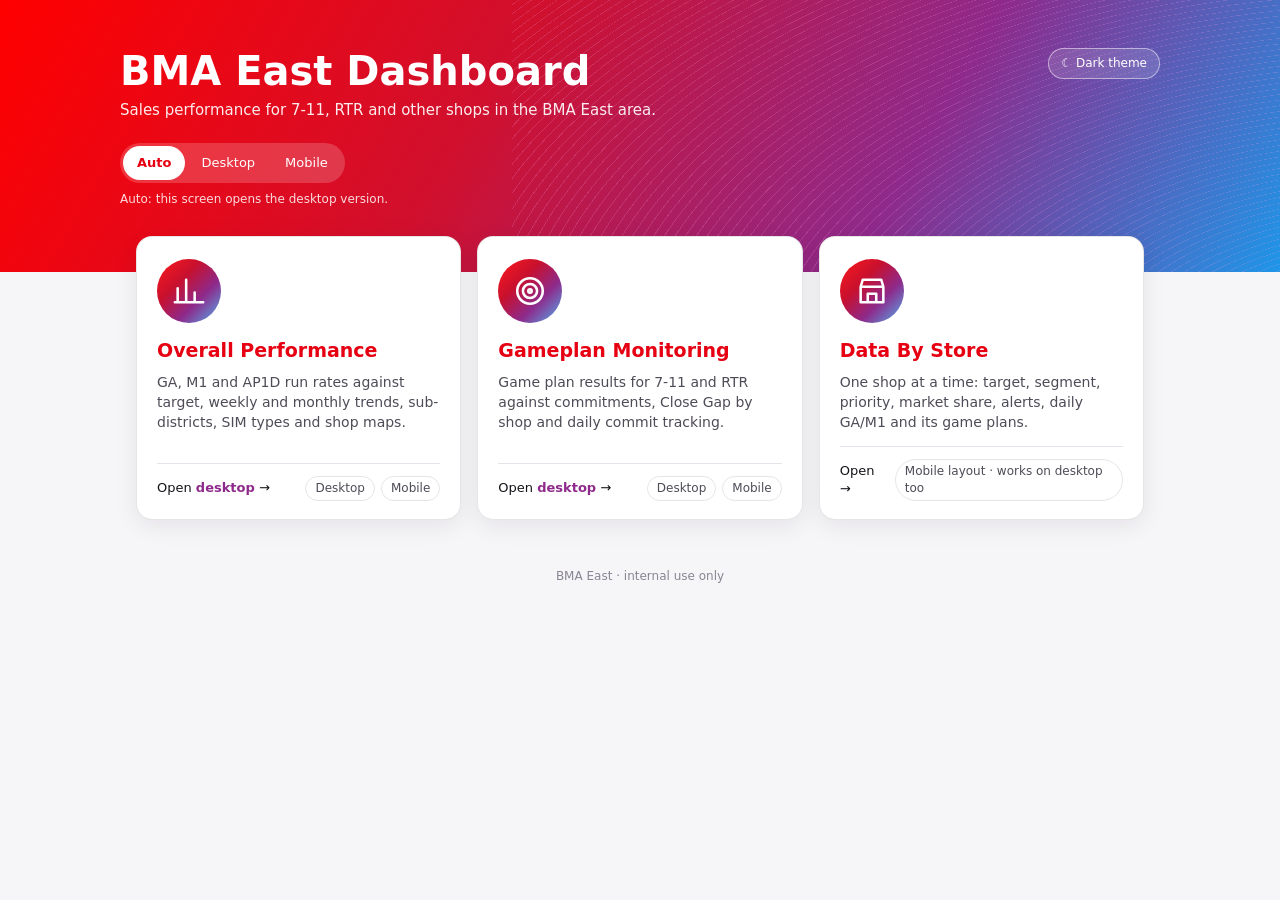
<file: index.html>
<!doctype html>
<html lang="th">
<head>
<meta charset="utf-8">
<meta name="viewport" content="width=device-width, initial-scale=1, viewport-fit=cover">
<title>BMA East Dashboard</title>
<link rel="stylesheet" href="assets/dash.css">
<script>try { if (localStorage.getItem("bma-east-theme") === "dark") document.documentElement.dataset.theme = "dark"; } catch (e) {}</script>
<style>
body::before { display: none; }
.hero { position: relative; overflow: hidden; color: #fff; padding: 48px 24px 64px;
  background: linear-gradient(120deg, #ff0000 0%, #d0102e 38%, #8e2a8b 70%, #1e96e8 100%); }
/* thin wave lines, like the title slide */
.hero::after { content: ""; position: absolute; right: -10%; bottom: -40%; width: 70%; height: 180%; opacity: .35; pointer-events: none;
  background: repeating-radial-gradient(ellipse at 100% 100%, transparent 0 9px, rgba(255,160,230,.55) 9px 10px); }
.hero-in { position: relative; z-index: 1; max-width: 1040px; margin: 0 auto; }
.hero h1 { color: #fff; font-size: clamp(26px, 5vw, 40px); margin: 0 0 6px; line-height: 1.15; }
.hero p { margin: 0; font-size: 15px; opacity: .92; max-width: 560px; }
.mode { display: inline-flex; margin-top: 22px; background: rgba(255,255,255,.18); border-radius: 999px; padding: 3px; gap: 2px; }
.mode button { border: 0; background: none; color: #fff; font: inherit; font-size: 13px; padding: 7px 14px; border-radius: 999px; cursor: pointer; min-height: 34px; }
.mode button[aria-pressed="true"] { background: #fff; color: var(--brand); font-weight: 600; }
.theme-btn { position: absolute; top: 0; right: 0; border: 1px solid rgba(255,255,255,.5); background: rgba(255,255,255,.12); color: #fff; font: inherit; font-size: 12px; border-radius: 999px; padding: 6px 12px; cursor: pointer; }
.mode-note { font-size: 12px; opacity: .85; margin-top: 8px; }
main { max-width: 1040px; margin: -36px auto 0; padding: 0 16px 48px; position: relative; z-index: 2; }
.cards { display: grid; grid-template-columns: repeat(3, 1fr); gap: 16px; }
@media (max-width: 860px) { .cards { grid-template-columns: 1fr; } }
.dash { display: flex; flex-direction: column; gap: 10px; background: var(--surface); border: 1px solid var(--border); border-radius: 16px; padding: 22px 20px 18px;
  text-decoration: none; color: var(--ink); box-shadow: 0 6px 24px rgba(20,18,24,.08); transition: transform .12s, box-shadow .12s; }
.dash:hover { transform: translateY(-2px); box-shadow: 0 10px 30px rgba(20,18,24,.14); }
.dash:focus-visible { outline: 3px solid var(--brand-2); outline-offset: 2px; }
.ico { width: 64px; height: 64px; border-radius: 50%; display: grid; place-items: center;
  background: linear-gradient(135deg, #ff1a1a 0%, #c8102e 35%, #8e2a8b 65%, #4fb3f0 100%); }
.ico svg { width: 34px; height: 34px; stroke: #fff; fill: none; stroke-width: 1.8; stroke-linecap: round; stroke-linejoin: round; }
.dash h2 { margin: 4px 0 0; font-size: 19px; color: var(--brand); }
.dash p { margin: 0; color: var(--ink-2); font-size: 14px; flex: 1; }
.open { display: flex; justify-content: space-between; align-items: center; gap: 8px; border-top: 1px solid var(--grid); padding-top: 12px; margin-top: 4px; font-size: 13px; }
.open b { color: var(--brand-2); }
.alt { display: flex; gap: 6px; }
.alt span { font-size: 12px; color: var(--ink-2); text-decoration: none; border: 1px solid var(--border); border-radius: 999px; padding: 3px 9px; }
.alt span:hover { color: var(--brand); border-color: var(--brand); }
footer { text-align: center; font-size: 12px; color: var(--muted); padding: 0 16px 32px; }
</style>
</head>
<body>
<header class="hero">
  <div class="hero-in">
    <h1>BMA East Dashboard</h1>
    <p>Sales performance for 7-11, RTR and other shops in the BMA East area.</p>
    <div class="mode" id="mode" role="group" aria-label="Open dashboards as">
      <button type="button" data-m="auto">Auto</button><button type="button" data-m="desktop">Desktop</button><button type="button" data-m="mobile">Mobile</button>
    </div>
    <div class="mode-note" id="modeNote"></div>
    <button type="button" class="theme-btn" id="themeBtn"></button>
  </div>
</header>

<main>
  <div class="cards">
    <a class="dash" data-d="Overall Performance Desktop.html" data-m="Overall Performance Mobile.html">
      <div class="ico"><svg viewBox="0 0 24 24"><path d="M4 20V10M10 20V4M16 20v-7M22 20H2"/></svg></div>
      <h2>Overall Performance</h2>
      <p>GA, M1 and AP1D run rates against target, weekly and monthly trends, sub-districts, SIM types and shop maps.</p>
      <div class="open"><span>Open <b class="as"></b> →</span><span class="alt"><span class="ad" role="link" tabindex="0">Desktop</span><span class="am" role="link" tabindex="0">Mobile</span></span></div>
    </a>
    <a class="dash" data-d="Gameplan Monitoring Desktop.html" data-m="Gameplan Monitoring Mobile.html">
      <div class="ico"><svg viewBox="0 0 24 24"><circle cx="12" cy="12" r="9"/><circle cx="12" cy="12" r="5"/><circle cx="12" cy="12" r="1.2"/></svg></div>
      <h2>Gameplan Monitoring</h2>
      <p>Game plan results for 7-11 and RTR against commitments, Close Gap by shop and daily commit tracking.</p>
      <div class="open"><span>Open <b class="as"></b> →</span><span class="alt"><span class="ad" role="link" tabindex="0">Desktop</span><span class="am" role="link" tabindex="0">Mobile</span></span></div>
    </a>
    <a class="dash" data-d="Data By Store Mobile.html" data-m="Data By Store Mobile.html">
      <div class="ico"><svg viewBox="0 0 24 24"><path d="M4 9l1.5-5h13L20 9M4 9v11h16V9M4 9h16M9 20v-6h6v6"/></svg></div>
      <h2>Data By Store</h2>
      <p>One shop at a time: target, segment, priority, market share, alerts, daily GA/M1 and its game plans.</p>
      <div class="open"><span>Open <b class="as"></b> →</span><span class="alt"><span class="am" role="link" tabindex="0">Mobile layout · works on desktop too</span></span></div>
    </a>
  </div>
</main>
<footer>BMA East · internal use only</footer>

<script>
"use strict";
/* Which version to open: "auto" picks mobile on phones / narrow screens. The choice is remembered on this device. */
const KEY = "bma-east-open-as";
const isPhone = () => matchMedia("(max-width: 820px)").matches || (matchMedia("(pointer: coarse)").matches && Math.min(screen.width, screen.height) < 820);
let mode = "auto";
try { mode = localStorage.getItem(KEY) || "auto"; } catch (e) {}
const url = f => encodeURI(f);
function apply() {
  const useMobile = mode === "mobile" || (mode === "auto" && isPhone());
  document.querySelectorAll("#mode button").forEach(b => b.setAttribute("aria-pressed", b.dataset.m === mode));
  document.getElementById("modeNote").textContent = mode === "auto"
    ? `Auto: this screen opens the ${useMobile ? "mobile" : "desktop"} version.` : `Always opens the ${mode} version on this device.`;
  document.querySelectorAll(".dash").forEach(a => {
    a.href = url(useMobile ? a.dataset.m : a.dataset.d);
    a.querySelector(".as").textContent = a.dataset.d === a.dataset.m ? "" : useMobile ? "mobile" : "desktop";
    const ad = a.querySelector(".ad"), am = a.querySelector(".am");
    if (ad) ad.dataset.href = url(a.dataset.d);
    if (am) am.dataset.href = url(a.dataset.m);
  });
}
// the small Desktop / Mobile links sit inside the card link: open them directly
document.addEventListener("click", e => { const x = e.target.closest(".alt span"); if (x) { e.preventDefault(); location.href = x.dataset.href; } });
document.addEventListener("keydown", e => { const x = e.target.closest && e.target.closest(".alt span"); if (x && e.key === "Enter") { e.preventDefault(); location.href = x.dataset.href; } });
document.getElementById("mode").addEventListener("click", e => {
  const b = e.target.closest("button"); if (!b) return;
  mode = b.dataset.m; try { localStorage.setItem(KEY, mode); } catch (err) {}
  apply();
});
addEventListener("resize", apply);
const themeBtn = document.getElementById("themeBtn");
const showTheme = () => themeBtn.textContent = document.documentElement.dataset.theme === "dark" ? "☀ Light theme" : "☾ Dark theme";
themeBtn.addEventListener("click", () => {
  const dark = document.documentElement.dataset.theme !== "dark";
  if (dark) document.documentElement.dataset.theme = "dark"; else delete document.documentElement.dataset.theme;
  try { localStorage.setItem("bma-east-theme", dark ? "dark" : "light"); } catch (e) {}
  showTheme();
});
showTheme();
apply();
</script>
</body>
</html>
</file>
<file: assets/dash.css>
/* Shared styles for the HTML dashboards */
/* Theme: True brand tones (red -> purple -> blue), as in the slide template */
:root {
  color-scheme: light;
  --page: #f6f5f8; --surface: #ffffff; --surface-2: #f1eff4;
  --ink: #141218; --ink-2: #4f4b57; --muted: #8a8592;
  --grid: #e6e3ea; --axis: #c9c4cf; --border: rgba(20,18,24,0.10);
  --brand: #e60012; --brand-2: #8e2a8b; --brand-3: #1e96e8;
  --s1: #e60012; --s2: #8e2a8b; --s3: #1e96e8; --s4: #f08a24;
  --other: #aaa5b0; --prev: #b3adb9;
  --good: #12a150; --good-ink: #0b7a3b; --good-wash: rgba(18,161,80,0.15);
  --bad: #d81b3c; --bad-ink: #c0102e; --bad-wash: rgba(216,27,60,0.14);
  --sel: #8e2a8b; --accent-wash: rgba(142,42,139,0.09);
  --grad: linear-gradient(90deg, #ff0000 0%, #c8102e 35%, #8e2a8b 65%, #1e96e8 100%);
  --grad-v: linear-gradient(180deg, #ff0000 0%, #c8102e 30%, #8e2a8b 65%, #1e96e8 100%);
}
/* light (white, like the slides) is the default; dark is opt-in from the Home page toggle */
:root[data-theme="dark"] {
    color-scheme: dark;
  --page: #121015; --surface: #1c1920; --surface-2: #27232c; --ink: #f3f1f5; --ink-2: #c6c1cc; --muted: #8f8996;
  --grid: #2e2a33; --axis: #3d3843; --border: rgba(255,255,255,0.10);
  --brand: #ff3341; --brand-2: #c357c0; --brand-3: #45abf0;
  --s1: #ff3341; --s2: #c357c0; --s3: #45abf0; --s4: #f5a04a;
  --other: #6e6875; --prev: #6e6875; --good: #22b866; --good-ink: #3ccf7c; --bad: #ff4d63; --bad-ink: #ff6b7d;
  --sel: #c357c0; --accent-wash: rgba(195,87,192,0.16);
}
* { box-sizing: border-box; }
body { margin: 0; background: var(--page); color: var(--ink); font: 14px/1.4 system-ui, -apple-system, "Segoe UI", sans-serif; }

/* slicers */
.slicer { position: relative; min-width: 130px; flex: 1 1 140px; max-width: 230px; }
.slicer > label { display: block; font-size: 11px; font-weight: 600; color: var(--ink-2); margin-bottom: 3px; }
.sl-btn { width: 100%; text-align: left; font: inherit; font-size: 13px; color: var(--ink); background: var(--surface); border: 1px solid var(--border); border-radius: 6px; padding: 6px 26px 6px 10px; cursor: pointer; position: relative; white-space: nowrap; overflow: hidden; text-overflow: ellipsis; min-height: 32px; }
.sl-btn::after { content: ""; position: absolute; right: 10px; top: 50%; width: 6px; height: 6px; border-right: 1.5px solid var(--ink-2); border-bottom: 1.5px solid var(--ink-2); transform: translateY(-70%) rotate(45deg); }
.sl-btn.active { border-color: var(--sel); box-shadow: inset 0 0 0 1px var(--sel); }
.sl-pop { position: absolute; top: 100%; left: 0; margin-top: 4px; min-width: 100%; width: max-content; max-width: min(340px, 90vw); background: var(--surface); border: 1px solid var(--border); border-radius: 8px; box-shadow: 0 8px 24px rgba(0,0,0,.18); padding: 8px; z-index: 1001; }
.sl-pop input[type=search] { width: 100%; font: inherit; font-size: 13px; padding: 6px 8px; border: 1px solid var(--border); border-radius: 6px; background: var(--page); color: var(--ink); margin-bottom: 6px; }
.sl-opts { max-height: 280px; overflow-y: auto; }
.sl-pop label.opt { display: flex; gap: 8px; align-items: center; padding: 5px 4px; font-size: 13px; cursor: pointer; border-radius: 4px; }
.sl-pop label.opt:hover { background: var(--surface-2); }
.sl-pop label.opt.all { border-bottom: 1px solid var(--grid); margin-bottom: 4px; padding-bottom: 6px; font-weight: 600; }
.sl-more { font-size: 12px; color: var(--muted); padding: 6px 4px; }
.clear-btn { font: inherit; font-size: 12px; color: var(--ink-2); background: none; border: 1px solid var(--border); border-radius: 6px; padding: 6px 10px; cursor: pointer; height: 32px; }
.clear-btn:hover { color: var(--ink); background: var(--surface); }

/* cards & layout */
.card { background: var(--surface); border: 1px solid var(--border); border-radius: 10px; padding: 14px 16px; min-width: 0; }
.card h2 { font-size: 14px; margin: 0 0 10px; font-weight: 600; }
.card h2 .sub { font-weight: 400; color: var(--muted); font-size: 12px; }
.kpi-label { font-size: 12px; color: var(--ink-2); }
.kpi-val { font-size: 26px; font-weight: 600; font-variant-numeric: tabular-nums; }
.kpi-val small { font-size: 15px; font-weight: 400; color: var(--ink-2); }
.kpi-top { display: flex; gap: 28px; flex-wrap: wrap; }
.kpi-deltas { display: flex; gap: 24px; flex-wrap: wrap; margin-top: 10px; border-top: 1px solid var(--grid); padding-top: 8px; }
.delta { font-size: 13px; }
.delta .d { font-weight: 600; }
.delta .vs { color: var(--ink-2); font-size: 12px; }
.up { color: var(--good-ink); } .down { color: var(--bad-ink); } .flat { color: var(--ink-2); }

/* tables */
.tbl-wrap { overflow: auto; max-height: 470px; }
table { border-collapse: collapse; width: 100%; font-size: 12px; font-variant-numeric: tabular-nums; }
th, td { padding: 4px 8px; text-align: right; white-space: nowrap; border-bottom: 1px solid var(--grid); }
th { position: sticky; top: 0; background: var(--surface); color: var(--ink-2); font-weight: 600; z-index: 1; }
th:first-child, td:first-child { text-align: left; }
tr.grp td { font-weight: 600; }
tr.child td:first-child { padding-left: 28px; max-width: 280px; overflow: hidden; text-overflow: ellipsis; }
tr.child[hidden] { display: none; }
tr.total td { font-weight: 700; border-top: 2px solid var(--axis); border-bottom: none; position: sticky; bottom: 0; background: var(--surface); }
.tog { cursor: pointer; border: 1px solid var(--axis); background: none; color: var(--ink-2); width: 16px; height: 16px; line-height: 12px; padding: 0; margin-right: 6px; border-radius: 3px; font-size: 12px; }
td.pct { position: relative; min-width: 60px; }
td.pct .bar { position: absolute; top: 3px; bottom: 3px; right: 0; border-radius: 2px; }
td.pct .bar.pos { background: var(--good-wash); } td.pct .bar.neg { background: var(--bad-wash); }
td.pct span { position: relative; }

/* charts / maps */
.chart-box { position: relative; height: 260px; }
.chart-box.tall { height: 380px; }
.map { height: 400px; border-radius: 8px; z-index: 0; }
.legend { display: flex; flex-wrap: wrap; gap: 12px; font-size: 12px; color: var(--ink-2); margin-bottom: 6px; }
.legend i { display: inline-block; width: 10px; height: 10px; border-radius: 50%; margin-right: 5px; vertical-align: -1px; }
.legend i.dash { width: 16px; height: 0; border-radius: 0; border-top: 2px dashed var(--prev); vertical-align: 3px; }
.legend i.dot { width: 16px; height: 0; border-radius: 0; border-top: 2px dotted var(--ink-2); vertical-align: 3px; }
.empty { color: var(--muted); font-size: 13px; padding: 24px 0; text-align: center; }
.note { font-size: 12px; color: var(--muted); margin-top: 20px; }
.nodata { max-width: 640px; margin: 80px auto; background: var(--surface); border: 1px solid var(--border); border-radius: 12px; padding: 24px; }
.nodata code { background: var(--surface-2); padding: 2px 6px; border-radius: 4px; }

/* click-to-filter (cross-filter) */
.pickable { cursor: pointer; }
tr.pickable:hover td, .row.pickable:hover { background: var(--accent-wash); }
tr.picked td, .row.picked, .plan.picked { background: var(--accent-wash); box-shadow: inset 3px 0 0 var(--sel); }
tr.picked td:not(:first-child) { box-shadow: none; }
.xf-host:empty { display: none; }
.xf-chip { display: inline-flex; align-items: center; gap: 6px; font-size: 12px; padding: 5px 6px 5px 10px; border-radius: 999px; background: var(--sel); color: #fff; font-weight: 600; white-space: nowrap; }
.xf-clear { border: 0; background: rgba(255,255,255,.25); color: #fff; border-radius: 999px; width: 20px; height: 20px; cursor: pointer; font-size: 11px; line-height: 1; padding: 0; }
tr.ch-hdr td { font-weight: 700; background: var(--surface-2); }

/* brand touches */
body::before { content: ""; position: fixed; left: 0; top: 0; bottom: 0; width: 5px; background: var(--grad-v); z-index: 2000; pointer-events: none; }
h1 { color: var(--brand); }
.card h2 { color: var(--ink); }
.kpi-val { color: var(--ink); }
.home-link { display: inline-flex; align-items: center; gap: 4px; font-size: 12px; font-weight: 600; color: var(--ink-2); text-decoration: none; border: 1px solid var(--border); border-radius: 999px; padding: 4px 10px; background: var(--surface); }
.home-link:hover { color: var(--brand); border-color: var(--brand); }
.pg-nav { display: flex; gap: 6px; flex-basis: 100%; }

/* desktop header: full-width gradient band, like the mobile header and the title slide */
body { overflow-x: clip; }
body header.top { background: var(--grad); color: #fff; margin: -16px calc(50% - 50vw) 12px; padding: 12px calc(50vw - 50% + 16px) 14px; }
body header.top h1 { color: #fff; }
body header.top h1 small { color: rgba(255,255,255,.85); }
body header.top .asof { background: rgba(255,255,255,.16); border-color: rgba(255,255,255,.35); color: #fff; }
body header.top .asof b { color: rgba(255,255,255,.85); }
body header.top .chan-pill { background: rgba(255,255,255,.2); color: #fff; }
body header.top .home-link { background: rgba(255,255,255,.16); border-color: rgba(255,255,255,.35); color: #fff; }
body header.top .home-link:hover { background: rgba(255,255,255,.28); color: #fff; border-color: #fff; }
</file>
